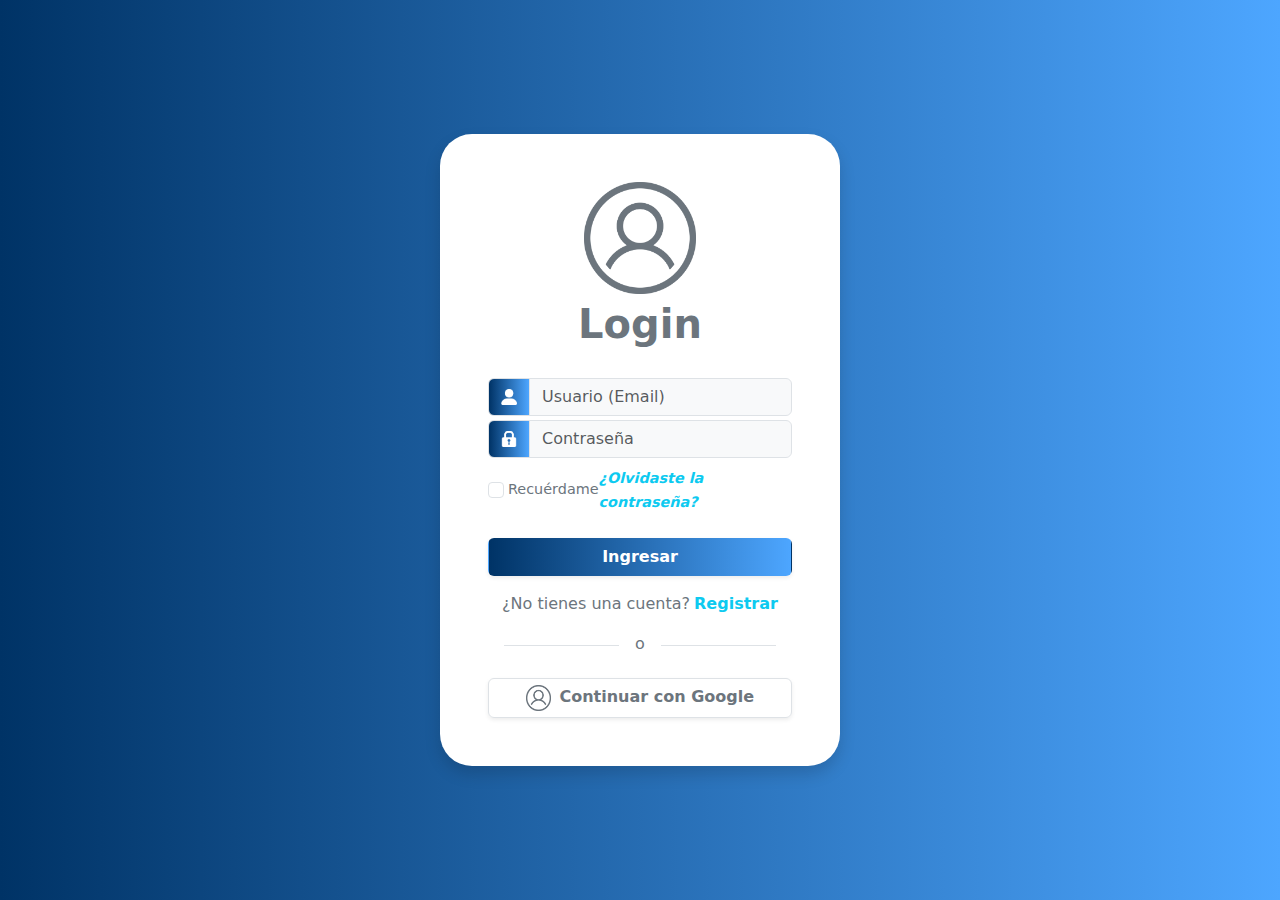
<file: login.html>
<!DOCTYPE html>
<html lang="es">

<head>
  <meta charset="UTF-8" />
  <meta name="viewport" content="width=device-width, initial-scale=1.0" />
  <title>Página de Login</title>
  <link href="https://cdn.jsdelivr.net/npm/bootstrap@5.2.0/dist/css/bootstrap.min.css" rel="stylesheet" />
  <style>
    .color {
      background: linear-gradient(to right, #003366, #4da6ff);
    }
  </style>
</head>

<body class="color d-flex justify-content-center align-items-center vh-100">
  <div class="bg-white p-5 rounded-5 text-secondary shadow" style="width: 25rem">
    <div class="d-flex justify-content-center">
      <img src="img/login-icon.png" alt="login-icon" style="height: 7rem" />
    </div>
    <div class="text-center fs-1 fw-bold">Login</div>

    <!-- Formulario de login -->
    <form id="loginForm">
      <div class="input-group mt-4">
        <div class="input-group-text color">
          <img src="img/username-icon.png" alt="username-icon" style="height: 1rem" />
        </div>
        <input class="form-control bg-light" type="text" placeholder="Usuario (Email)" name="usuario" id="usuario"
          required />
      </div>

      <div class="input-group mt-1">
        <div class="input-group-text color">
          <img src="img/password-icon.png" alt="password-icon" style="height: 1rem" />
        </div>
        <input class="form-control bg-light" type="password" placeholder="Contraseña" name="contrasena" id="contrasena"
          required />
      </div>

      <div class="d-flex justify-content-around mt-1">
        <div class="d-flex align-items-center gap-1">
          <input class="form-check-input" type="checkbox" />
          <div class="pt-1" style="font-size: 0.9rem">Recuérdame</div>
        </div>
        <div class="pt-1">
          <a href="#" class="text-decoration-none text-info fw-semibold fst-italic" style="font-size: 0.9rem">
            ¿Olvidaste la contraseña?
          </a>
        </div>
      </div>

      <div class="d-grid mt-4">
        <button type="submit" class="btn color text-white fw-semibold shadow-sm">
          Ingresar
        </button>
      </div>
    </form>

    <div class="d-flex gap-1 justify-content-center mt-3">
      <div>¿No tienes una cuenta?</div>
      <a href="registro.html" class="text-decoration-none text-info fw-semibold">
        Registrar
      </a>
    </div>

    <div class="p-3">
      <div class="border-bottom text-center" style="height: 0.9rem">
        <span class="bg-white px-3">o</span>
      </div>
    </div>

    <div class="btn d-flex gap-2 justify-content-center border mt-3 shadow-sm">
      <img src="img/login-icon.png" alt="google-icon" style="height: 1.6rem" />
      <div class="fw-semibold text-secondary">Continuar con Google</div>
    </div>
  </div>

  <!-- JavaScript para enviar datos con fetch -->
  <script>
    document.getElementById("loginForm").addEventListener("submit", async function (e) {
      e.preventDefault();

      const usuario = document.getElementById("usuario").value;
      const contrasena = document.getElementById("contrasena").value;

      try {
        const response = await fetch("http://localhost:8080/SistemaWeb/LoginServlet", {
          method: "POST",
          headers: {
            "Content-Type": "application/x-www-form-urlencoded",
          },
          body: new URLSearchParams({
            usuario: usuario,
            contrasena: contrasena
          })
        });

        const result = await response.json();

        if (result.status === "success") {
          alert(result.mensaje);
          // Aquí podrías redirigir al dashboard si lo tienes
          window.location.href = "index.html";
        } else {
          alert(result.mensaje);
        }
      } catch (error) {
        console.error("Error en el login:", error);
        alert("Error al conectar con el servidor");
      }
    });
  </script>
</body>

</html>
</file>
